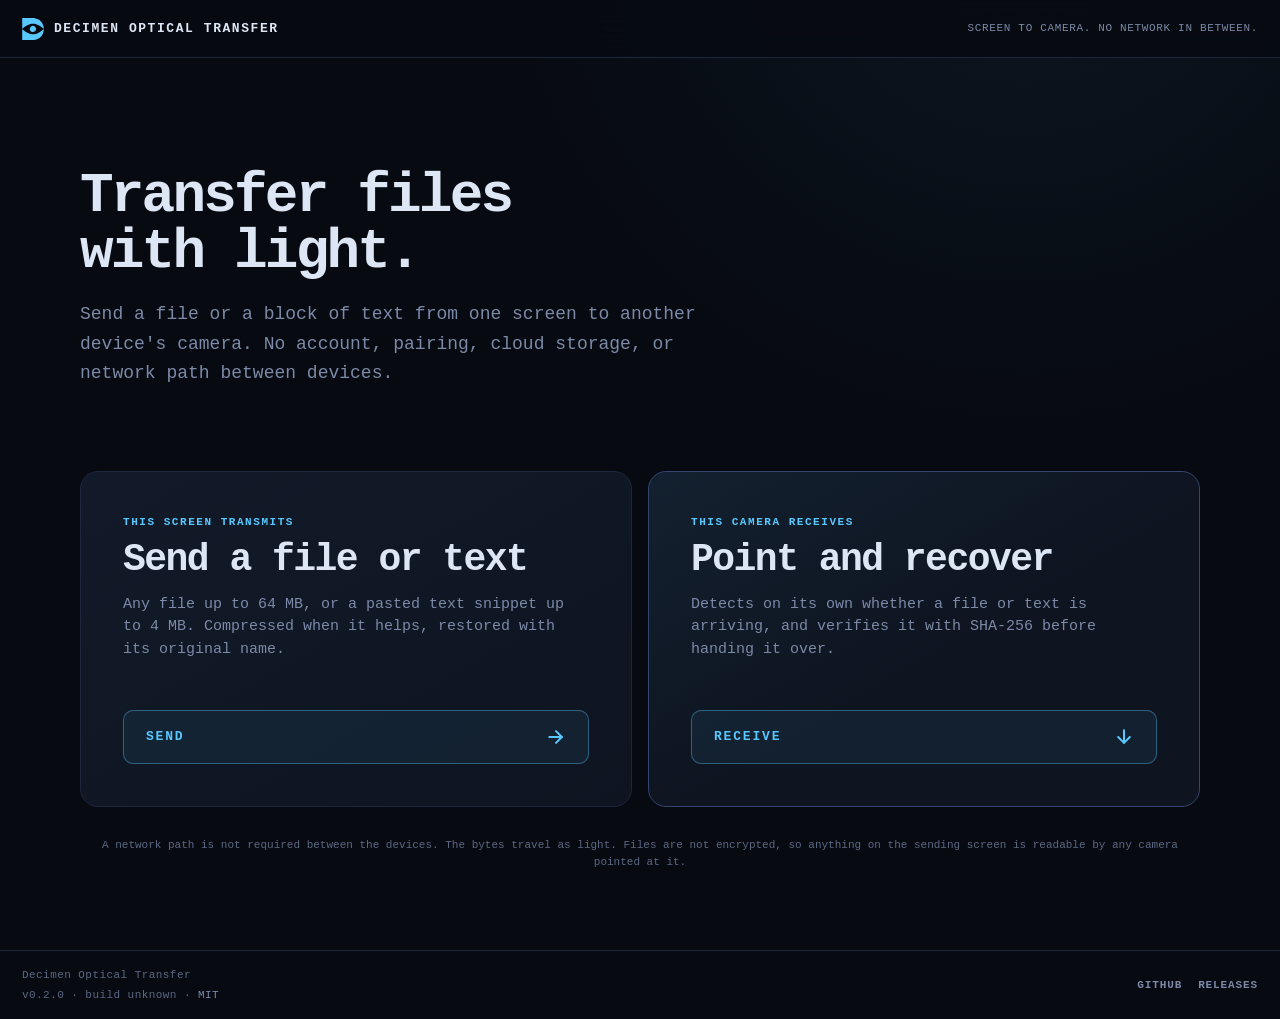
<file: index.html>
<!doctype html>
<html lang="en">
  <head>
    <meta charset="UTF-8" />
    <meta name="viewport" content="width=device-width, initial-scale=1.0" />
    <title>Decimen Optical Transfer — transfer files with light</title>
    <meta
      name="description"
      content="Send a file or text between two devices with nothing but a screen and a camera. Fountain-coded animated QR codes, no network path in between."
    />
    <meta name="theme-color" content="#070a11" />

    <!-- Absolute URLs: scrapers are inconsistent about resolving relative ones.
         Set VITE_SITE_URL at build time when deploying elsewhere. -->
    <meta property="og:type" content="website" />
    <meta property="og:site_name" content="Decimen Optical Transfer" />
    <meta property="og:title" content="Decimen Optical Transfer — transfer files with light" />
    <meta
      property="og:description"
      content="Fountain-coded animated QR codes, screen to camera. No account, no pairing, no network path between the two devices. 129 KB/s phone to phone."
    />
    <meta property="og:url" content="https://bashalarmistalt.github.io/decimen-optical-transfer/" />
    <meta property="og:image" content="https://bashalarmistalt.github.io/decimen-optical-transfer/og.png" />
    <meta property="og:image:width" content="1200" />
    <meta property="og:image:height" content="630" />
    <meta
      property="og:image:alt"
      content="A phone mid-transfer, reading an animated QR code off a laptop screen at 129.2 KB/s."
    />
    <meta name="twitter:card" content="summary_large_image" />

    <link rel="icon" href="./decimen_logo.svg" type="image/svg+xml" />
    <link rel="apple-touch-icon" href="./success.png" />
    <link rel="stylesheet" crossorigin href="./assets/style-CUXb0TU_.css">
  <link rel="manifest" href="./manifest.webmanifest"></head>
  <body class="home-page">
    <header class="site-header">
      <a class="brand" href="./"><svg class="brand-logo" viewBox="0 0 543 554.1" fill="currentColor" aria-hidden="true"><g transform="translate(-241,789) scale(0.1,-0.1)"><path d="M2410 6513 l0 -1378 103 101 c540 531 1324 986 1984 1153 402 102 850 95 1268 -21 529 -146 1300 -581 1860 -1050 175 -146 212 -184 199 -205 -37 -63 -502 -432 -754 -600 -969 -644 -1785 -844 -2590 -634 -667 174 -1376 581 -1947 1118 l-123 115 0 -1382 0 -1381 1478 4 c1291 3 1491 5 1588 20 1345 194 2240 1124 2355 2446 17 195 7 620 -19 786 -192 1236 -1030 2069 -2262 2249 -217 32 -411 36 -1772 36 l-1368 0 0 -1377z"/><path d="M4945 5906 c-300 -68 -532 -287 -611 -577 -25 -89 -25 -289 0 -378 141 -513 724 -749 1179 -477 405 242 503 778 209 1148 -100 125 -258 229 -417 273 -82 22 -282 29 -360 11z"/></g></svg>Decimen Optical Transfer</a>
      <span class="header-note">Screen to camera. No network in between.</span>
    </header>
    <main class="home-shell">
      <section class="hero">
        <h1>Transfer files<br />with light.</h1>
        <p class="hero-copy">
          Send a file or a block of text from one screen to another device's camera.
          No account, pairing, cloud storage, or network path between devices.
        </p>
      </section>

      <section class="transfer-grid" aria-label="Choose a side">
        <article class="transfer-card file-card">
          <div>
            <p class="card-kicker">This screen transmits</p>
            <h2>Send a file or text</h2>
            <p>Any file up to 64 MB, or a pasted text snippet up to 4 MB. Compressed when it helps, restored with its original name.</p>
          </div>
          <div class="card-actions">
            <a class="action" href="./send/">Send <svg class="action-arrow" viewBox="0 0 24 24" fill="none" stroke="currentColor" stroke-width="2.4" stroke-linecap="round" stroke-linejoin="round" aria-hidden="true"><path d="M4 12h15"/><path d="M12 5l7 7-7 7"/></svg></a>
          </div>
        </article>

        <article class="transfer-card note-feature-card">
          <div>
            <p class="card-kicker">This camera receives</p>
            <h2>Point and recover</h2>
            <p>Detects on its own whether a file or text is arriving, and verifies it with SHA-256 before handing it over.</p>
          </div>
          <div class="card-actions">
            <a class="action" href="./receive/">Receive <svg class="action-arrow" viewBox="0 0 24 24" fill="none" stroke="currentColor" stroke-width="2.4" stroke-linecap="round" stroke-linejoin="round" aria-hidden="true"><path d="M12 4v15"/><path d="M5 12l7 7 7-7"/></svg></a>
          </div>
        </article>
      </section>

      <p class="privacy-note">
        A network path is not required between the devices. The bytes travel as light.
        Files are not encrypted, so anything on the sending screen is readable by any
        camera pointed at it.
      </p>
    </main>
    <footer class="site-footer">
      <span class="footer-id">
        <span>Decimen Optical Transfer</span>
        <span>v0.2.0 · build unknown · <a href="https://github.com/bashalarmistalt/decimen-optical-transfer/blob/main/LICENSE">MIT</a></span>
      </span>
      <nav class="footer-links" aria-label="Project links">
        <a href="https://github.com/bashalarmistalt/decimen-optical-transfer">GitHub</a>
        <a href="https://github.com/bashalarmistalt/decimen-optical-transfer/releases">Releases</a>
      </nav>
    </footer>
  <script>if ("serviceWorker" in navigator) {
  window.addEventListener("load", () => {
    // Already controlled means this is an update rather than a first visit,
    // and only then is a reload warranted when the new worker takes over.
    const wasControlled = !!navigator.serviceWorker.controller;
    let reloading = false;
    navigator.serviceWorker.addEventListener("controllerchange", () => {
      if (!wasControlled || reloading) return;
      reloading = true;
      location.reload();
    });
    navigator.serviceWorker.register("./sw.js", { scope: "./" }).then((reg) => {
      const promote = (worker) => worker && worker.postMessage({ type: "SKIP_WAITING" });
      promote(reg.waiting);
      reg.addEventListener("updatefound", () => {
        const next = reg.installing;
        if (!next) return;
        next.addEventListener("statechange", () => {
          if (next.state === "installed") promote(reg.waiting || next);
        });
      });
    });
  });
}</script></body>
</html>
</file>
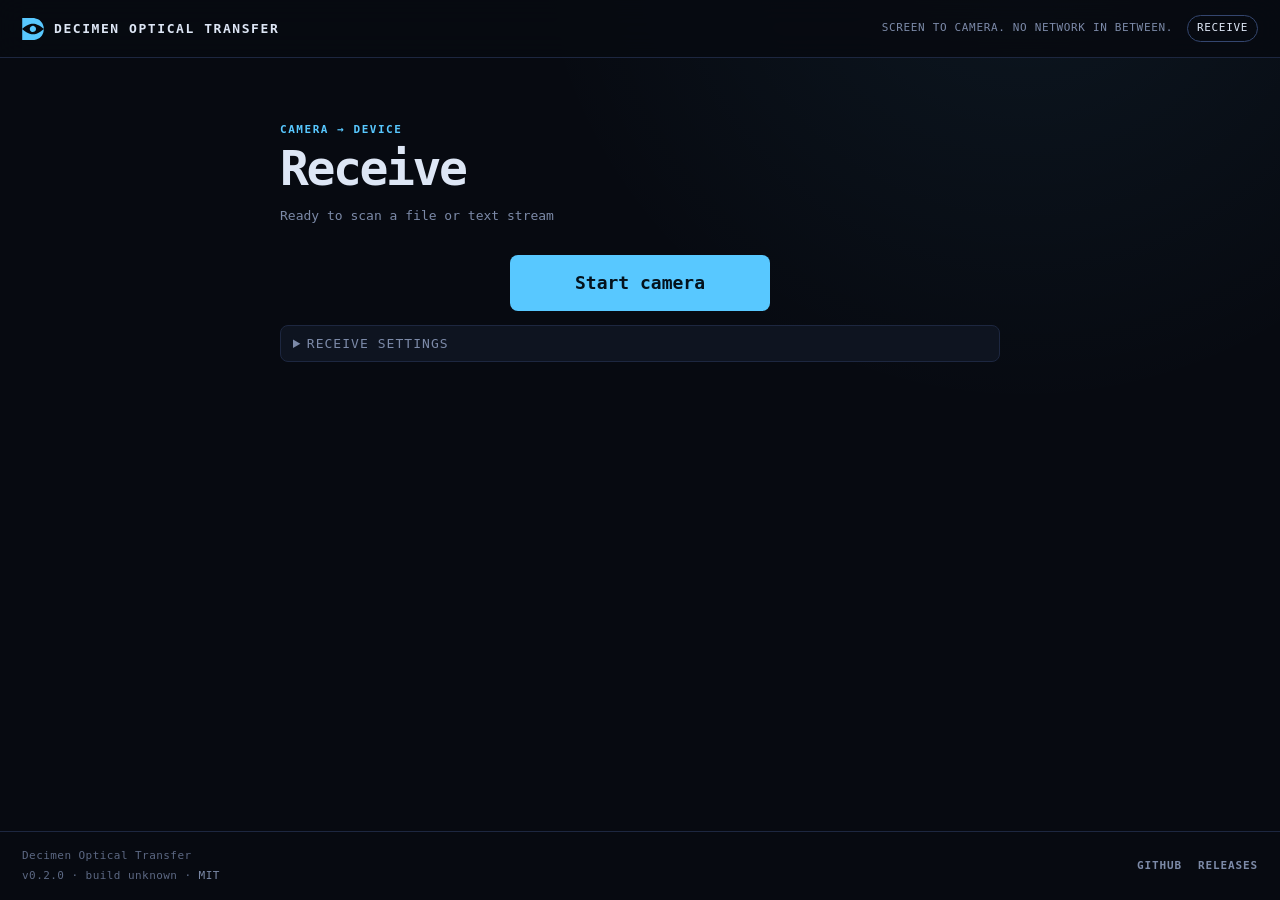
<file: receive/index.html>
<!doctype html>
<html lang="en">
  <head>
    <meta charset="UTF-8" />
    <!-- No scale lock here; see the 16px note on the settings controls in style.css. -->
    <meta name="viewport" content="width=device-width, initial-scale=1.0, viewport-fit=cover" />
    <title>Decimen Optical Transfer — receive</title>
    <meta name="theme-color" content="#070a11" />
    <link rel="icon" href="../decimen_logo.svg" type="image/svg+xml" />
    <script type="module" crossorigin src="../assets/receive-DZvFQsx8.js"></script>
    <link rel="modulepreload" crossorigin href="../assets/wake-lock-BH_OQBqD.js">
    <link rel="stylesheet" crossorigin href="../assets/style-CUXb0TU_.css">
  <link rel="manifest" href="../manifest.webmanifest"></head>
  <body class="receiver-page">
    <header class="site-header">
      <a class="brand" href="../"><svg class="brand-logo" viewBox="0 0 543 554.1" fill="currentColor" aria-hidden="true"><g transform="translate(-241,789) scale(0.1,-0.1)"><path d="M2410 6513 l0 -1378 103 101 c540 531 1324 986 1984 1153 402 102 850 95 1268 -21 529 -146 1300 -581 1860 -1050 175 -146 212 -184 199 -205 -37 -63 -502 -432 -754 -600 -969 -644 -1785 -844 -2590 -634 -667 174 -1376 581 -1947 1118 l-123 115 0 -1382 0 -1381 1478 4 c1291 3 1491 5 1588 20 1345 194 2240 1124 2355 2446 17 195 7 620 -19 786 -192 1236 -1030 2069 -2262 2249 -217 32 -411 36 -1772 36 l-1368 0 0 -1377z"/><path d="M4945 5906 c-300 -68 -532 -287 -611 -577 -25 -89 -25 -289 0 -378 141 -513 724 -749 1179 -477 405 242 503 778 209 1148 -100 125 -258 229 -417 273 -82 22 -282 29 -360 11z"/></g></svg>Decimen Optical Transfer</a>
      <div class="header-side">
        <span class="header-note">Screen to camera. No network in between.</span>
        <span class="mode-badge">Receive</span>
      </div>
    </header>
    <main class="receiver-shell">
      <section class="receiver-primary">
        <div class="receiver-heading">
          <div>
            <p class="eyebrow">Camera → device</p>
            <h1>Receive</h1>
          </div>
          <div class="hint status-line" id="stats">Ready to scan a file or text stream</div>
        </div>
        <button id="start">Start camera</button>
        <div class="preview" id="preview" style="display: none">
          <video id="video" muted playsinline></video>
          <div class="transfer-hud">
            <div class="progress-status" id="progress-status" style="display: none" aria-live="polite">
              <strong id="progress-label">0% · 0 frames</strong>
              <span id="eta-label">Estimating time…</span>
            </div>
            <div
              class="progress"
              id="progress"
              style="display: none"
              role="progressbar"
              aria-label="Transfer recovery progress"
              aria-valuemin="0"
              aria-valuemax="100"
              aria-valuenow="0"
            ><div id="bar"></div></div>
          </div>
        </div>
        <div id="result"></div>
        <details class="settings diagnostics" id="diagnostics" style="display: none">
          <summary>Live diagnostics</summary>
          <div class="metrics" id="metrics" style="display: none">
            <div class="metric"><div class="k">capture fps</div><div class="v" id="m-cap">—</div></div>
            <div class="metric"><div class="k">decode fps</div><div class="v amber" id="m-dec">—</div></div>
            <div class="metric"><div class="k">goodput</div><div class="v amber" id="m-rate">—</div></div>
            <div class="metric"><div class="k">elapsed</div><div class="v" id="m-time">—</div></div>
            <div class="metric"><div class="k">frames new/dup</div><div class="v" id="m-frames">—</div></div>
            <div class="metric"><div class="k">blocks K</div><div class="v" id="m-k">—</div></div>
            <div class="metric"><div class="k">block len</div><div class="v" id="m-block">—</div></div>
            <div class="metric"><div class="k">transfer</div><div class="v" id="m-payload">—</div></div>
          </div>
        </details>
        <details class="settings" id="settings">
          <summary>Receive settings</summary>
          <div class="row">
            <label>capture width
              <select id="cfg-width"><option>960</option><option selected>1280</option><option>1920</option></select>
            </label>
            <label>capture fps
              <select id="cfg-capfps"><option>30</option><option selected>60</option></select>
            </label>
            <label>decode workers
              <select id="cfg-workers"><option>1</option><option selected>2</option><option>3</option></select>
            </label>
          </div>
          <p class="hint settings-actual" id="camera-actual">Applied when the camera starts.</p>
        </details>
      </section>
    </main>
    <footer class="site-footer">
      <span class="footer-id">
        <span>Decimen Optical Transfer</span>
        <span>v0.2.0 · build unknown · <a href="https://github.com/bashalarmistalt/decimen-optical-transfer/blob/main/LICENSE">MIT</a></span>
      </span>
      <nav class="footer-links" aria-label="Project links">
        <a href="https://github.com/bashalarmistalt/decimen-optical-transfer">GitHub</a>
        <a href="https://github.com/bashalarmistalt/decimen-optical-transfer/releases">Releases</a>
      </nav>
    </footer>
  <script>if ("serviceWorker" in navigator) {
  window.addEventListener("load", () => {
    // Already controlled means this is an update rather than a first visit,
    // and only then is a reload warranted when the new worker takes over.
    const wasControlled = !!navigator.serviceWorker.controller;
    let reloading = false;
    navigator.serviceWorker.addEventListener("controllerchange", () => {
      if (!wasControlled || reloading) return;
      reloading = true;
      location.reload();
    });
    navigator.serviceWorker.register("../sw.js", { scope: "../" }).then((reg) => {
      const promote = (worker) => worker && worker.postMessage({ type: "SKIP_WAITING" });
      promote(reg.waiting);
      reg.addEventListener("updatefound", () => {
        const next = reg.installing;
        if (!next) return;
        next.addEventListener("statechange", () => {
          if (next.state === "installed") promote(reg.waiting || next);
        });
      });
    });
  });
}</script></body>
</html>
</file>
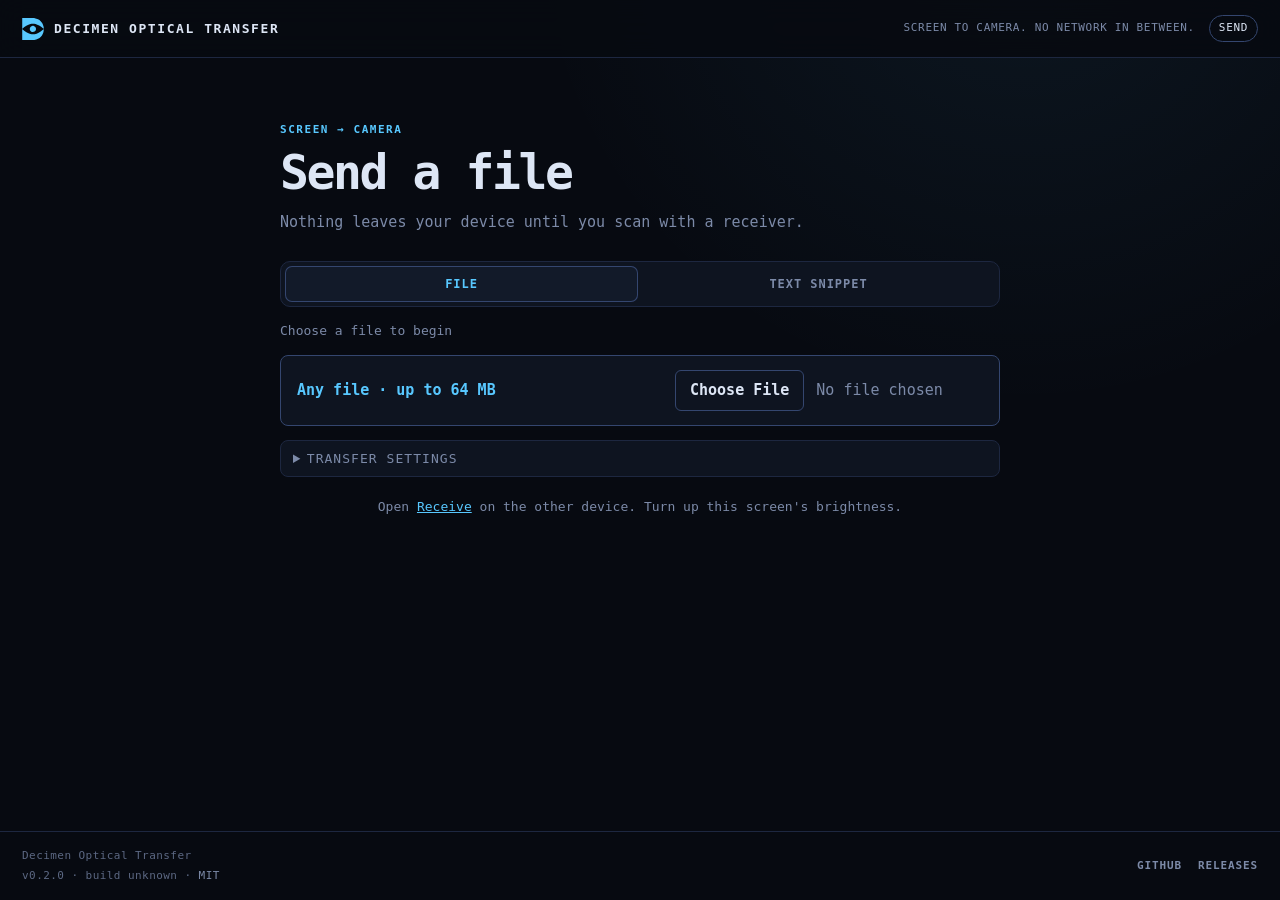
<file: send/index.html>
<!doctype html>
<html lang="en">
  <head>
    <meta charset="UTF-8" />
    <meta name="viewport" content="width=device-width, initial-scale=1.0" />
    <title>Decimen Optical Transfer — send</title>
    <meta name="theme-color" content="#070a11" />
    <link rel="icon" href="../decimen_logo.svg" type="image/svg+xml" />
    <script type="module" crossorigin src="../assets/send-N5o4T4yn.js"></script>
    <link rel="modulepreload" crossorigin href="../assets/wake-lock-BH_OQBqD.js">
    <link rel="stylesheet" crossorigin href="../assets/style-CUXb0TU_.css">
  <link rel="manifest" href="../manifest.webmanifest"></head>
  <body class="tool-page">
    <header class="site-header">
      <a class="brand" href="../"><svg class="brand-logo" viewBox="0 0 543 554.1" fill="currentColor" aria-hidden="true"><g transform="translate(-241,789) scale(0.1,-0.1)"><path d="M2410 6513 l0 -1378 103 101 c540 531 1324 986 1984 1153 402 102 850 95 1268 -21 529 -146 1300 -581 1860 -1050 175 -146 212 -184 199 -205 -37 -63 -502 -432 -754 -600 -969 -644 -1785 -844 -2590 -634 -667 174 -1376 581 -1947 1118 l-123 115 0 -1382 0 -1381 1478 4 c1291 3 1491 5 1588 20 1345 194 2240 1124 2355 2446 17 195 7 620 -19 786 -192 1236 -1030 2069 -2262 2249 -217 32 -411 36 -1772 36 l-1368 0 0 -1377z"/><path d="M4945 5906 c-300 -68 -532 -287 -611 -577 -25 -89 -25 -289 0 -378 141 -513 724 -749 1179 -477 405 242 503 778 209 1148 -100 125 -258 229 -417 273 -82 22 -282 29 -360 11z"/></g></svg>Decimen Optical Transfer</a>
      <div class="header-side">
        <span class="header-note">Screen to camera. No network in between.</span>
        <span class="mode-badge">Send</span>
      </div>
    </header>
    <main class="send-shell">
      <section class="tool-intro">
        <p class="eyebrow">Screen → camera</p>
        <h1 id="tool-title">Send a file</h1>
        <p>Nothing leaves your device until you scan with a receiver.</p>
      </section>

      <div class="mode-picker" id="mode-picker" role="radiogroup" aria-label="What to send">
        <label>
          <input type="radio" name="send-mode" value="file" checked />
          <span>File</span>
        </label>
        <label>
          <input type="radio" name="send-mode" value="snippet" />
          <span>Text snippet</span>
        </label>
      </div>

      <div class="hint status-line" id="specs">Choose a file to begin</div>

      <label class="file-picker" id="pane-file">
        <span id="file-picker-label">Any file · up to 64 MB</span>
        <input id="cfg-file" type="file" />
      </label>

      <div class="demo-picker" id="pane-demo" hidden>
        <span>Demo payload</span>
        <div class="demo-buttons">
          <button type="button" data-demo="success.png">512 KB image</button>
          <button type="button" data-demo="success-2mb.png">2 MB image</button>
        </div>
      </div>

      <div class="note-composer" id="pane-snippet" hidden>
        <label for="snippet-text" id="snippet-label">Text to send</label>
        <textarea id="snippet-text" rows="7" placeholder="Paste or type anything — a URL, a config, a wall of text…"></textarea>
        <button id="send-snippet" type="button">Start text stream</button>
      </div>

      <div class="stage" id="stage" hidden><canvas id="qr" width="16" height="16"></canvas></div>
      <details class="settings">
        <summary>Transfer settings</summary>
        <div class="row">
          <label>
            tx fps
            <!-- Options come from shared/send-settings.ts via htmlTokens() -->
            <select id="cfg-fps"><option>10</option><option>15</option><option>20</option><option>24</option><option>30</option><option selected>60</option></select>
          </label>
          <label>
            bytes / frame
            <select id="cfg-bytes"><option>500</option><option>1000</option><option>1465</option><option>1850</option><option>2331</option><option selected>2953</option></select>
          </label>
          <label>
            error correction
            <select id="cfg-ecc">
              <option selected>L</option><option>M</option><option>Q</option><option>H</option>
            </select>
          </label>
          <label>
            display size
            <input id="cfg-size" type="range" min="300" max="1200" step="50" value="900" />
          </label>
        </div>
      </details>
      <div class="hint footer-hint">
        Open <a href="../receive/">Receive</a> on the other device. Turn up this screen's brightness.
      </div>
    </main>
    <footer class="site-footer">
      <span class="footer-id">
        <span>Decimen Optical Transfer</span>
        <span>v0.2.0 · build unknown · <a href="https://github.com/bashalarmistalt/decimen-optical-transfer/blob/main/LICENSE">MIT</a></span>
      </span>
      <nav class="footer-links" aria-label="Project links">
        <a href="https://github.com/bashalarmistalt/decimen-optical-transfer">GitHub</a>
        <a href="https://github.com/bashalarmistalt/decimen-optical-transfer/releases">Releases</a>
      </nav>
    </footer>
  <script>if ("serviceWorker" in navigator) {
  window.addEventListener("load", () => {
    // Already controlled means this is an update rather than a first visit,
    // and only then is a reload warranted when the new worker takes over.
    const wasControlled = !!navigator.serviceWorker.controller;
    let reloading = false;
    navigator.serviceWorker.addEventListener("controllerchange", () => {
      if (!wasControlled || reloading) return;
      reloading = true;
      location.reload();
    });
    navigator.serviceWorker.register("../sw.js", { scope: "../" }).then((reg) => {
      const promote = (worker) => worker && worker.postMessage({ type: "SKIP_WAITING" });
      promote(reg.waiting);
      reg.addEventListener("updatefound", () => {
        const next = reg.installing;
        if (!next) return;
        next.addEventListener("statechange", () => {
          if (next.state === "installed") promote(reg.waiting || next);
        });
      });
    });
  });
}</script></body>
</html>
</file>
<file: assets/style-CUXb0TU_.css>
*{box-sizing:border-box}body{margin:0;background:var(--bg);color:var(--text);font:15px/1.5 ui-monospace,SFMono-Regular,Menlo,Consolas,monospace;display:flex;flex-direction:column;align-items:center;gap:14px;padding:20px;min-height:100vh}h1{font-size:16px;letter-spacing:.12em;text-transform:uppercase;color:var(--accent);margin:0;text-align:center}h1 small{color:var(--muted);letter-spacing:0;text-transform:none;font-weight:400}.hint{color:var(--muted);font-size:13px;text-align:center;max-width:640px}a{color:var(--accent)}button{font:inherit;color:var(--accent-ink);background:var(--accent);border:0;border-radius:8px;padding:14px 36px;font-size:18px;font-weight:700;cursor:pointer;transition:background-color .13s ease}button:hover{background:var(--accent-hi)}button:focus-visible{outline:2px solid var(--text);outline-offset:3px}[hidden]{display:none!important}.file-picker{width:min(92vw,640px);display:flex;flex-wrap:wrap;align-items:center;justify-content:space-between;gap:10px;color:var(--text);background:var(--panel);border:1px solid var(--line-bright);border-radius:8px;padding:14px 16px}.file-picker span{color:var(--accent);font-weight:700}.file-picker input{max-width:100%;font:inherit}.file-picker input{color:var(--muted)}.file-picker input::file-selector-button{margin-right:12px;color:var(--text);background:transparent;border:1px solid var(--line-bright);border-radius:6px;padding:8px 14px;font:inherit;font-weight:700;cursor:pointer;transition:border-color .13s ease,color .13s ease}.file-picker input::file-selector-button:hover{color:var(--accent);border-color:var(--accent)}.stage{background:#fff;padding:20px;border-radius:10px}.stage canvas{display:block;image-rendering:pixelated}.preview{position:relative;width:min(92vw,480px)}.preview video{width:100%;border-radius:10px;background:#000;display:block}.progress{width:min(92vw,480px);height:14px;background:var(--panel);border:1px solid var(--line);border-radius:7px;overflow:hidden}.progress-status{width:min(92vw,480px);display:flex;justify-content:space-between;gap:16px;color:var(--muted);font-size:13px;font-variant-numeric:tabular-nums}.progress-status strong{color:var(--accent)}.progress-status span{text-align:right}.progress>div{height:100%;background:var(--accent);transition:width .25s}.progress>div.error{background:var(--red)}.done{color:var(--green);font-size:22px;font-weight:700}.failed{color:var(--red);font-size:22px;font-weight:700}img.received{max-width:min(92vw,640px);border-radius:10px}#result{display:flex;flex-direction:column;align-items:center;gap:14px}a.download{display:inline-block;color:var(--accent-ink);background:var(--accent);border-radius:8px;padding:12px 20px;font-size:16px;font-weight:700;text-decoration:none;max-width:100%;overflow-wrap:anywhere}details.settings{width:min(92vw,640px);background:var(--panel);border:1px solid var(--line);border-radius:8px;padding:8px 12px}details.settings summary{cursor:pointer;color:var(--muted);font-size:13px;text-transform:uppercase;letter-spacing:.08em}details.settings .row{display:flex;flex-wrap:wrap;gap:10px 18px;padding-top:10px}details.settings label{display:flex;flex-direction:column;gap:3px;font-size:11px;color:var(--muted);text-transform:uppercase;letter-spacing:.08em}details.settings select,details.settings input[type=range]{font:inherit;font-size:16px;color:var(--text);background:var(--bg);border:1px solid var(--line);border-radius:6px;padding:5px 8px}.settings-actual{margin:10px 0 2px;padding-top:9px;border-top:1px solid var(--line);color:var(--muted);font-size:11px;letter-spacing:.04em}.metrics{display:grid;grid-template-columns:repeat(auto-fill,minmax(110px,1fr));gap:8px;width:min(92vw,640px)}.metric{background:var(--panel);border:1px solid var(--line);border-radius:6px;padding:6px 8px}.metric .k{font-size:10px;color:var(--muted);text-transform:uppercase;letter-spacing:.08em}.metric .v{font-size:16px;font-variant-numeric:tabular-nums}.metric .v.amber{color:var(--accent)}.metric .v.ok{color:var(--green)}:root{color-scheme:dark;--bg: #070a11;--panel: #0e1420;--panel-strong: #121a29;--line: #1d2740;--line-bright: #34466f;--text: #dde6f5;--text-dim: #b9c6dd;--muted: #7c8aa8;--muted-dim: #5c6883;--accent: #58c8ff;--accent-hi: #8adaff;--accent-ink: #04121c;--green: #5fe0b0;--red: #ff7b72;--viewport-bg: #04070d;--accent-rgb: 88, 200, 255;--bg-rgb: 7, 10, 17}.home-page,.tool-page,.receiver-page{display:flex;flex-direction:column;align-items:stretch;gap:0;padding:0;min-height:100svh;background:radial-gradient(circle at 80% -10%,rgba(var(--accent-rgb),.07),transparent 35%),var(--bg)}.home-shell,.send-shell,.receiver-shell{flex:1 0 auto}.site-header{width:100%;min-height:58px;display:flex;align-items:center;justify-content:space-between;gap:16px;padding:max(14px,env(safe-area-inset-top)) max(22px,env(safe-area-inset-right)) 14px max(22px,env(safe-area-inset-left));border-bottom:1px solid var(--line);background:rgba(var(--bg-rgb),.9);-webkit-backdrop-filter:blur(14px);backdrop-filter:blur(14px);position:relative;z-index:3}.brand{display:inline-flex;align-items:center;gap:10px;color:var(--text);font-size:13px;font-weight:800;letter-spacing:.12em;text-transform:uppercase;text-decoration:none}.brand-logo{width:22px;height:22px;flex:none;color:var(--accent)}.header-side{display:flex;align-items:center;gap:14px}.header-note,.mode-badge{color:var(--muted);font-size:11px;letter-spacing:.06em;text-transform:uppercase}.mode-badge{color:var(--text);border:1px solid var(--line-bright);border-radius:999px;padding:4px 9px}.eyebrow,.card-kicker{margin:0 0 8px;color:var(--accent);font-size:11px;font-weight:700;letter-spacing:.14em;text-transform:uppercase}.home-shell{width:min(1120px,calc(100% - 40px));margin:0 auto;padding:clamp(56px,9vw,110px) 0 48px}.hero{max-width:820px;margin-bottom:clamp(48px,7vw,82px)}.hero h1{margin:0;color:var(--text);font-family:ui-monospace,SFMono-Regular,Menlo,Consolas,monospace;font-size:clamp(32px,5vw,56px);line-height:1;letter-spacing:-.05em;text-align:left;text-transform:none}.hero-copy{max-width:660px;margin:20px 0 0;color:var(--muted);font-size:clamp(15px,2vw,18px);line-height:1.65}.transfer-grid{display:grid;grid-template-columns:repeat(2,minmax(0,1fr));gap:16px}.transfer-card{min-height:336px;display:flex;flex-direction:column;justify-content:space-between;gap:30px;padding:clamp(24px,4vw,42px);border:1px solid var(--line);border-radius:18px;background:linear-gradient(150deg,var(--panel-strong),var(--panel))}.note-feature-card{background:linear-gradient(150deg,rgba(var(--accent-rgb),.07),transparent 55%),var(--panel);border-color:var(--line-bright)}.transfer-card h2{max-width:430px;margin:0 0 14px;color:var(--text);font-size:clamp(25px,3.4vw,38px);line-height:1.08;letter-spacing:-.04em}.transfer-card p:not(.card-kicker){max-width:480px;margin:0;color:var(--muted)}.card-actions{display:flex;flex-wrap:wrap;gap:8px}.action{display:flex;align-items:center;justify-content:space-between;gap:22px;width:100%;min-height:54px;padding:0 22px;color:var(--accent);background:rgba(var(--accent-rgb),.07);border:1px solid rgba(var(--accent-rgb),.38);border-radius:10px;font-size:13px;font-weight:700;letter-spacing:.14em;text-transform:uppercase;text-decoration:none;transition:background-color .14s ease,border-color .14s ease,color .14s ease}.action-arrow{width:20px;height:20px;flex:none;transition:transform .16s ease}.action:hover,.action:focus-visible{color:var(--accent-ink);background:var(--accent);border-color:var(--accent)}.file-card .action:hover .action-arrow,.file-card .action:focus-visible .action-arrow{transform:translate(4px)}.note-feature-card .action:hover .action-arrow,.note-feature-card .action:focus-visible .action-arrow{transform:translateY(4px)}.action:focus-visible{outline:2px solid var(--text);outline-offset:3px}@media(prefers-reduced-motion:reduce){.action,.action-arrow{transition:none}.action:hover .action-arrow,.action:focus-visible .action-arrow{transform:none}}.privacy-note{margin:30px 0 0;color:var(--muted-dim);font-size:11px;text-align:center}.site-footer{margin-top:32px;display:flex;flex-wrap:wrap;align-items:center;justify-content:space-between;gap:10px 18px;padding:16px max(22px,env(safe-area-inset-right)) max(16px,env(safe-area-inset-bottom)) max(22px,env(safe-area-inset-left));border-top:1px solid var(--line);color:var(--muted-dim);font-size:11px;letter-spacing:.04em}.footer-id{display:flex;flex-direction:column;gap:3px}.site-footer a{color:var(--muted);text-decoration:none}.site-footer a:hover,.site-footer a:focus-visible{color:var(--accent)}.footer-links{display:flex;gap:16px}.footer-links a{font-weight:700;letter-spacing:.08em;text-transform:uppercase}.send-shell{width:min(720px,calc(100% - 32px));margin:0 auto;padding:clamp(32px,6vw,64px) 0 40px;display:flex;flex-direction:column;align-items:center;gap:14px}.tool-intro{width:100%;margin-bottom:14px}.tool-intro h1,.receiver-heading h1{margin:0;color:var(--text);font-size:clamp(30px,6vw,48px);line-height:1.05;letter-spacing:-.05em;text-align:left;text-transform:none}.tool-intro>p:last-child{max-width:600px;margin:14px 0 0;color:var(--muted)}.status-line{min-height:20px;max-width:none;text-align:left}.status-line.error{padding:10px 12px;color:var(--red);background:#ff7b721a;border-left:3px solid var(--red);border-radius:0 8px 8px 0;font-weight:700}.send-shell .status-line,.send-shell .file-picker,.send-shell details.settings,.mode-picker,.note-composer{width:100%}.demo-picker{width:100%;display:flex;flex-wrap:wrap;align-items:center;justify-content:space-between;gap:12px;padding:14px 16px;color:var(--accent);background:var(--panel);border:1px solid var(--line);border-radius:10px;font-size:12px;font-weight:700;letter-spacing:.08em;text-transform:uppercase}.demo-buttons{display:flex;flex-wrap:wrap;gap:8px}.demo-buttons button{width:auto;padding:10px 16px;color:var(--text);background:transparent;border:1px solid var(--line-bright);font-size:13px;letter-spacing:.04em;text-transform:none}.demo-buttons button:hover{border-color:var(--accent)}.mode-picker{display:flex;gap:4px;padding:4px;background:var(--panel);border:1px solid var(--line);border-radius:10px}.mode-picker label{flex:1}.mode-picker input{position:absolute;opacity:0;pointer-events:none}.mode-picker span{display:block;padding:9px 12px;border-radius:7px;color:var(--muted);font-size:12px;font-weight:700;letter-spacing:.08em;text-transform:uppercase;text-align:center;cursor:pointer;transition:background .12s ease,color .12s ease,box-shadow .12s ease}.mode-picker span:hover{color:var(--text)}.mode-picker input:checked+span{color:var(--accent);background:var(--panel-strong);box-shadow:inset 0 0 0 1px var(--line-bright)}.mode-picker input:focus-visible+span{outline:2px solid var(--accent);outline-offset:2px}.send-shell .stage{max-width:100%;overflow:hidden;scroll-margin-top:16px}.note-composer{display:flex;flex-direction:column;gap:8px;color:var(--accent);font-size:12px;font-weight:700;letter-spacing:.08em;text-transform:uppercase}.note-composer textarea{width:100%;resize:vertical;min-height:168px;padding:16px;color:var(--text);background:var(--panel);border:1px solid var(--line-bright);border-radius:10px;outline:none;font:16px/1.55 ui-monospace,SFMono-Regular,Menlo,Consolas,monospace;text-transform:none}.note-composer textarea:focus{border-color:var(--accent);box-shadow:0 0 0 3px rgba(var(--accent-rgb),.16)}.footer-hint{margin-top:6px}.receiver-page .site-header{position:sticky;top:0}.receiver-shell{width:min(720px,calc(100% - 32px));margin:0 auto;padding:clamp(32px,6vw,64px) 0 max(40px,env(safe-area-inset-bottom))}.receiver-primary{min-width:0;display:flex;flex-direction:column;align-items:center;gap:14px}.receiver-heading{width:100%;margin-bottom:14px}.receiver-heading .eyebrow{margin-bottom:4px}.receiver-heading .status-line{max-width:600px;margin:14px 0 0;text-align:left;line-height:1.4}.receiver-primary>details.settings,.receiver-primary>#result{width:100%}.receiver-primary>button{width:auto;min-width:min(100%,260px);max-width:100%;min-height:56px}.preview{position:relative;width:min(100%,640px);aspect-ratio:4 / 3;max-height:calc(100dvh - 156px);background:var(--viewport-bg);border:1px solid var(--line-bright);border-radius:12px;overflow:hidden}.preview video{width:100%;height:100%;object-fit:cover;border-radius:0}.transfer-hud{position:absolute;inset:auto 0 0;z-index:2;padding:54px 14px 14px;background:linear-gradient(transparent,rgba(var(--bg-rgb),.94) 55%);pointer-events:none}.transfer-hud .progress-status,.transfer-hud .progress{width:100%}.transfer-hud .progress-status{margin-bottom:7px;color:var(--text-dim);text-shadow:0 1px 3px #000}.transfer-hud .progress{height:12px;background:rgba(var(--bg-rgb),.86);border-color:#ffffff29}.diagnostics{margin-top:2px}.diagnostics .metrics{width:100%;padding-top:10px}#result:empty{display:none}#result{width:100%}.received-note{width:100%;max-width:640px;margin:0;padding:16px;white-space:pre-wrap;overflow-wrap:anywhere;color:var(--text);background:var(--panel);border:1px solid var(--line);border-radius:10px}.no-signal{width:100%;max-width:640px;padding:16px 18px;color:var(--muted);background:var(--panel);border:1px solid var(--line-bright);border-left:3px solid var(--accent);border-radius:10px;font-size:13px;line-height:1.6}.no-signal strong{display:block;margin-bottom:8px;color:var(--accent);font-size:11px;letter-spacing:.08em;text-transform:uppercase}.no-signal ul{margin:0;padding-left:18px}.no-signal li+li{margin-top:6px}.no-signal-dismiss{margin-top:12px}.secondary-button{width:auto;padding:10px 16px;color:var(--text);background:transparent;border:1px solid var(--line-bright);font-size:14px}.note-actions{display:flex;flex-wrap:wrap;justify-content:center;align-items:center;gap:16px;margin-top:14px;max-width:100%}.text-button{padding:0;color:var(--accent);background:transparent;border:0;border-radius:0;font-size:11px;font-weight:700;letter-spacing:.08em;text-transform:uppercase}.text-button.danger{color:var(--red)}@media(max-width:680px){.site-header{min-height:50px;padding:max(11px,env(safe-area-inset-top)) 14px 11px}.header-note{display:none}.brand{gap:8px;font-size:11px;letter-spacing:.08em}.brand-logo{width:19px;height:19px}.home-shell{width:min(100% - 28px,520px);padding-top:46px}.hero h1{font-size:clamp(30px,9vw,42px)}.hero-copy{margin-top:16px}.transfer-grid{gap:10px}.transfer-card{min-height:0;gap:16px;padding:16px 14px;border-radius:14px}.transfer-card .card-kicker{margin-bottom:6px;font-size:9px;letter-spacing:.1em}.transfer-card h2{margin-bottom:8px;font-size:clamp(17px,5vw,24px)}.transfer-card p:not(.card-kicker){display:none}.card-actions .action{min-width:0;width:100%;gap:8px;padding:10px 12px;font-size:13px}.action-arrow{width:18px;height:18px}.send-shell{width:calc(100% - 24px);padding-top:28px}.receiver-shell{width:calc(100% - 20px);padding-top:10px}.receiver-primary{gap:8px}.receiver-heading{gap:10px}.receiver-heading h1{font-size:25px}.receiver-heading .status-line{font-size:10px}.preview{max-height:calc(100dvh - 128px)}.progress-status{font-size:11px}.transfer-hud{padding:42px 10px 10px}}@media(max-height:620px)and (orientation:landscape){.receiver-heading .eyebrow{display:none}.receiver-heading h1{font-size:20px}.preview{width:auto;height:calc(100dvh - 108px);max-width:100%}}
</file>
